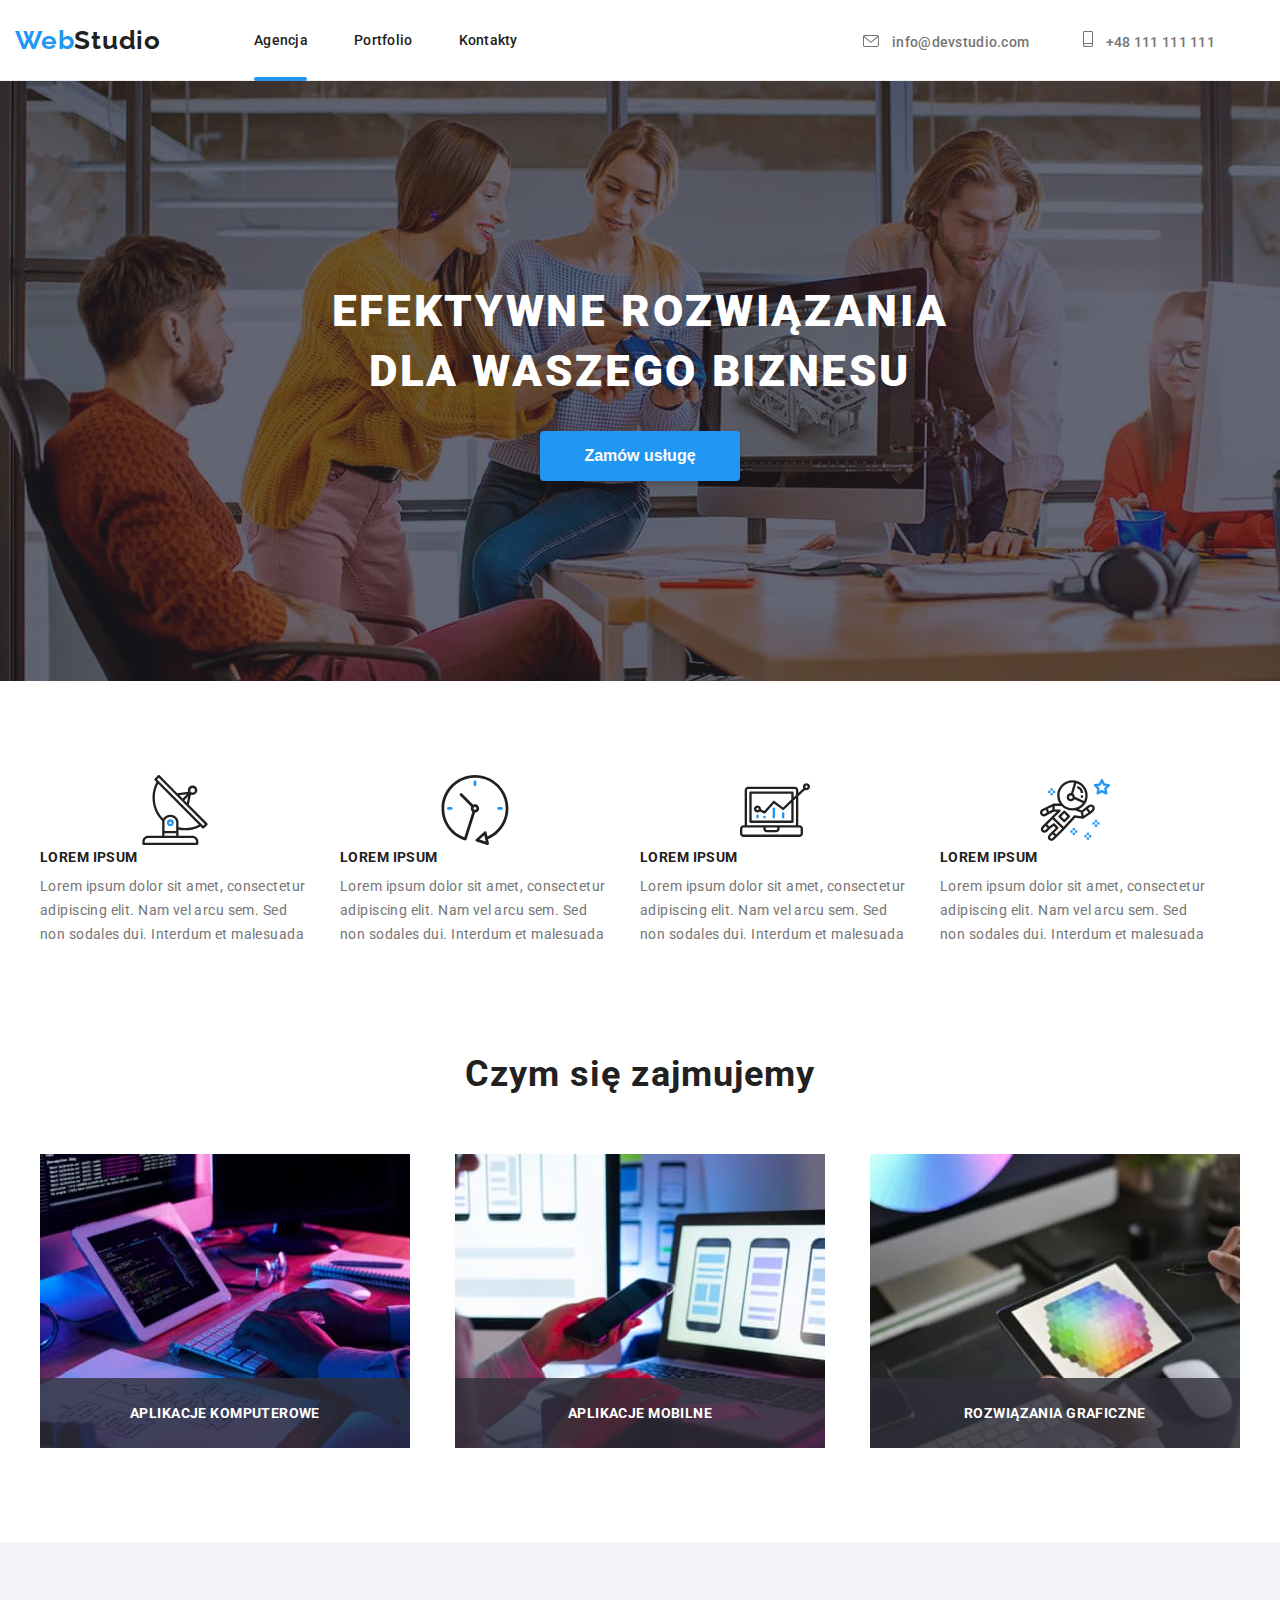
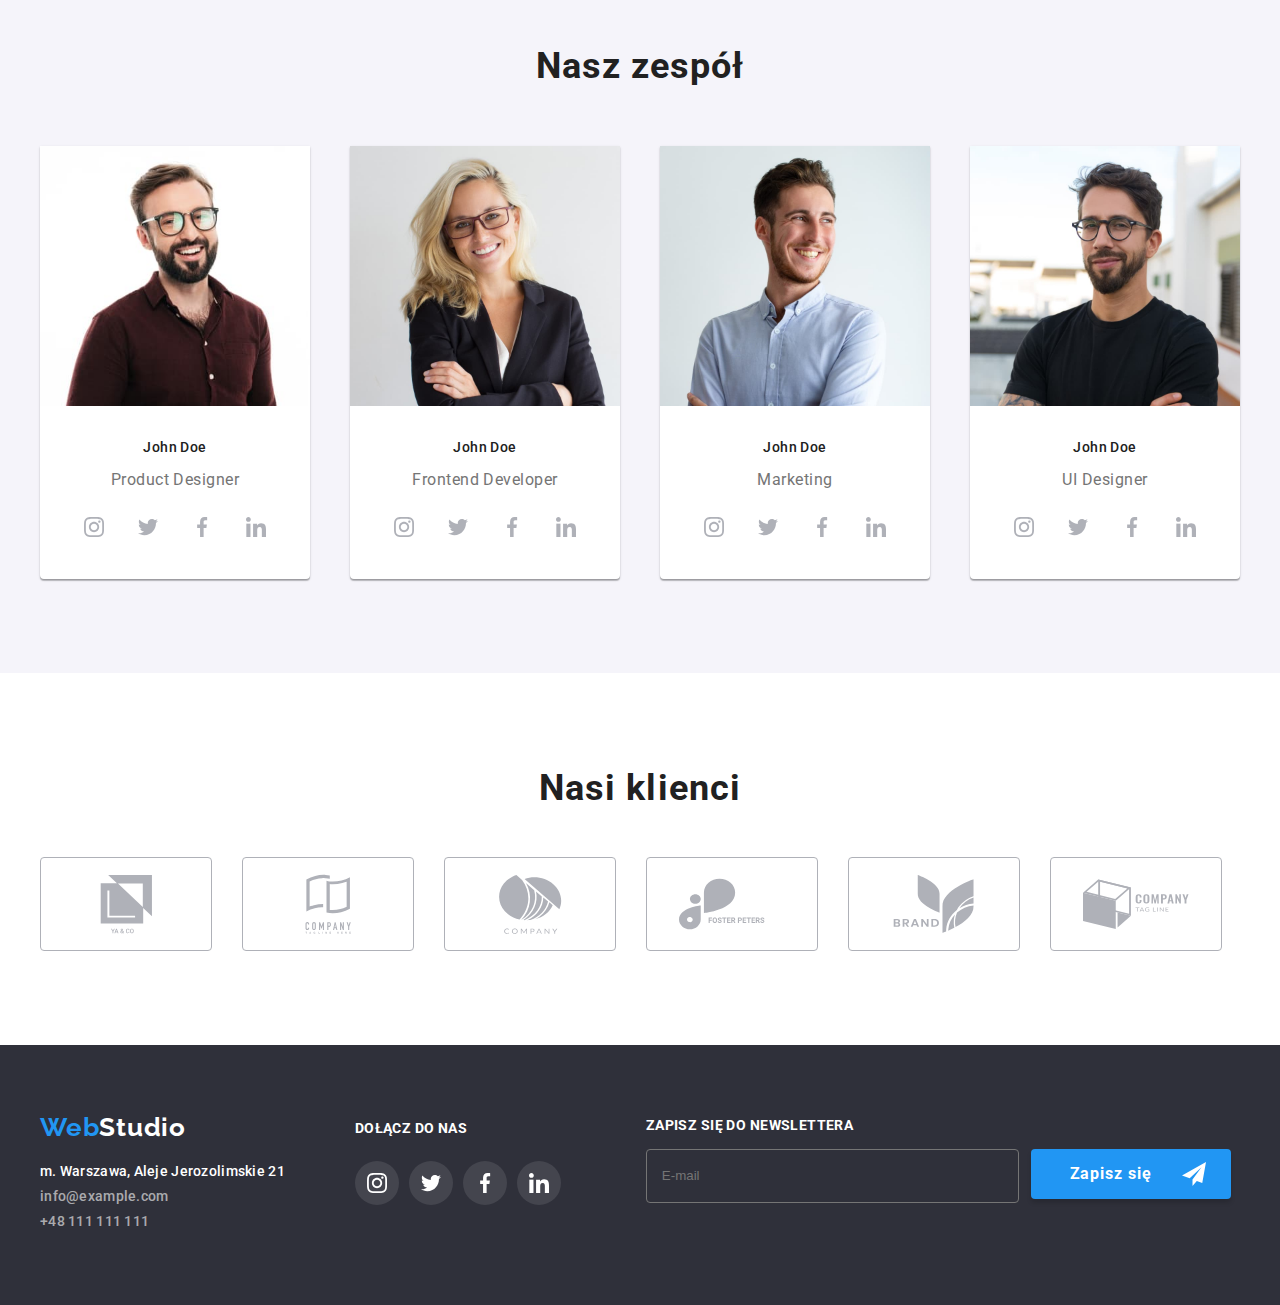
<file: index.html>
<!DOCTYPE html>
<html lang="en">
<head>
    <meta charset="UTF-8">
    <meta http-equiv="X-UA-Compatible" content="IE=edge">
    <meta name="viewport" content="width=device-width, initial-scale=1.0">
    <link rel="stylesheet" href="https://cdnjs.cloudflare.com/ajax/libs/modern-normalize/1.1.0/modern-normalize.min.css"
        integrity="sha512-wpPYUAdjBVSE4KJnH1VR1HeZfpl1ub8YT/NKx4PuQ5NmX2tKuGu6U/JRp5y+Y8XG2tV+wKQpNHVUX03MfMFn9Q=="
        crossorigin="anonymous" referrerpolicy="no-referrer" />
    <link href="css/main.min.css" rel="stylesheet" type="text/css">
    <link rel="preconnect" href="https://fonts.googleapis.com">
    <link rel="preconnect" href="https://fonts.gstatic.com" crossorigin>
    <link href="https://fonts.googleapis.com/css2?family=Raleway:wght@700&family=Roboto:wght@400;500;700;900&display=swap"
        rel="stylesheet">
    <title>Studio</title>
</head>
<body>
    <header class="header">
        <div class="container">
           <nav class="navigation">
            <a class="navigation__logo" href="./index.html">Web<span>Studio</span></a>
            <ul class="navigation__list">
                <li class="navigation__item">
                    <a class="navigation__link agency-marker" href="./index.html">Agencja</a>
                </li>
                <li class="navigation__item">
                    <a class="navigation__link" href="./portfolio.html">Portfolio</a>
                </li>
                <li class="navigation__item">
                    <a class="navigation__link" href="#">Kontakty</a>
                </li>
            </ul>
        </nav>
        <address class="address">
            <a class="address__email" href="mailto:info@devstudio.com">
                <svg class="address__icon" width="16" height="12">
                    <use href="./images/icons.svg#icon-envelope"></use>
                </svg>
                info@devstudio.com</a>
            <a class="address__phone-number" href="tel:+48111111111">
                <svg class="address__icon" width="10" height="16">
                    <use href="./images/icons.svg#icon-smartphone"></use>
                </svg>
                +48 111 111 111</a>
        </address> 
        </div>
    </header>
    <main>
        <!--  HERO  -->
        <section class="hero">
            <div class="hero__up-side container">
                <h1 class="hero__main-header">EFEKTYWNE ROZWIĄZANIA DLA WASZEGO BIZNESU</h1>
                <button class="modal-btn" type="button" data-modal-open>Zamów usługę</button>
            </div>
        </section>
        <section class="hero__lorem">
              <div class="hero__down-side container">
                <ul class="hero__list">
                <li class="hero__item">
                    <div class="hero__container-icon">
                        <svg class="hero__icon">
                            <use href="./images/icons.svg#icon-antenna"></use>
                        </svg>
                    </div>
                    <h3 class="hero__third-header third-header">LOREM IPSUM</h3>
                    <p class="hero__description description">Lorem ipsum dolor sit amet, consectetur adipiscing elit. Nam vel arcu sem. Sed non sodales dui. Interdum et malesuada</p>
                </li>
                <li class="hero__item">
                    <div class="hero__container-icon">
                        <svg class="hero__icon">
                            <use href="./images/icons.svg#icon-clock"></use>
                        </svg>
                    </div>
                    <h3 class="hero__third-header third-header">LOREM IPSUM</h3>
                    <p class="hero__description description">Lorem ipsum dolor sit amet, consectetur adipiscing elit. Nam vel arcu sem. Sed non sodales dui. Interdum et malesuada</p>
                </li>
                <li class="hero__item">
                    <div class="hero__container-icon">
                        <svg class="hero__icon">
                            <use href="./images/icons.svg#icon-diagram"></use>
                        </svg>
                    </div>
                    <h3 class="hero__third-header third-header">LOREM IPSUM</h3>
                    <p class="hero__description description">Lorem ipsum dolor sit amet, consectetur adipiscing elit. Nam vel arcu sem. Sed non sodales dui. Interdum et malesuada</p>
                </li>
                <li class="hero__item">
                    <div class="hero__container-icon">
                        <svg class="hero__icon">
                            <use href="./images/icons.svg#icon-astronaut"></use>
                        </svg>
                    </div>
                    <h3 class="hero__third-header third-header">LOREM IPSUM</h3>
                    <p class="hero__description description">Lorem ipsum dolor sit amet, consectetur adipiscing elit. Nam vel arcu sem. Sed non sodales dui. Interdum et malesuada</p>
                </li>
            </ul> 
            </div>
        </section>
        <!--  czym sie zajmujemy  -->
        <section class="about">
            <div class="about__img container">
                <h2 class="about__secound-header">Czym się zajmujemy</h2>
                <ul class="about__list">
                    <li class="about__item">
                        <img class="about__item-img"
                        src="images/main/what_we_do/computer.jpg" 
                        alt="computer" 
                        width="370" 
                        height="294"
                        >
                        <div class="about__box">
                            <p class="about__description">Aplikacje komputerowe</p>
                        </div>
                    </li>
                    <li class="about__item">
                        <img class="about__item-img"
                        src="images/main/what_we_do/mobilePhone.jpg" 
                        alt="mobilePhone" 
                        width="370" 
                        height="294"
                        >
                        <div class="about__box">
                            <p class="about__description">Aplikacje mobilne</p>
                        </div>
                    </li>
                    <li class="about__item">
                        <img class="about__item-img"
                        src="images/main/what_we_do/tablet.jpg" 
                        alt="tablet" 
                        width="370" 
                        height="294"
                        >
                        <div class="about__box">
                            <p class="about__description">Rozwiązania graficzne</p>
                        </div>
                    </li>
                </ul>
            </div>
        </section>
        <!--  Nasz zespół  -->
        <section class="team">
            <div class="team__img container">
                <h2 class="team__secound-header">Nasz zespół</h2>
                <ul class="team__list">
                    <li class="team__item">
                        <img class="team__item-img"
                        src="images/main/our_team/Product_Designer.jpg" 
                        alt="John_Doe_Product_Designer" 
                        width="270" 
                        height="260"
                        >
                        <h3 class="team__third-header third-header">John Doe</h3>
                        <p class="team__description description">Product Designer</p>
                        <div class="social-media">
                            <ul class="social-media-list">
                                <li class="social-media-item">
                                    <a href="#" class="social-media-link">
                                        <svg class="social-icon">
                                            <use href="./images/icons.svg#icon-instagram"></use>
                                        </svg>
                                    </a>
                                </li>
                                <li class="social-media-item">
                                    <a href="#" class="social-media-link">
                                        <svg class="social-icon">
                                            <use href="./images/icons.svg#icon-twitter"></use>
                                        </svg>
                                    </a>
                                </li>
                                <li class="social-media-item">
                                    <a href="#" class="social-media-link">
                                        <svg class="social-icon">
                                            <use href="./images/icons.svg#icon-facebook"></use>
                                        </svg>
                                    </a>
                                </li>
                                <li class="social-media-item">
                                    <a href="#" class="social-media-link">
                                        <svg class="social-icon">
                                            <use href="./images/icons.svg#icon-linkedin"></use>
                                        </svg>
                                    </a>
                                </li>
                            </ul>
                        </div>
                    </li>
                    <li class="team__item">
                        <img class="team__item-img"
                        src="images/main/our_team/Frontend_Developer.jpg" 
                        alt="John_Doe_Frontend_Developer"
                        width="270" 
                        height="260" 
                        >
                        <h3 class="team__third-header third-header">John Doe</h3>
                        <p class="team__description description">Frontend Developer</p>
                        <div class="social-media">
                            <ul class="social-media-list">
                                <li class="social-media-item">
                                    <a href="#" class="social-media-link">
                                        <svg class="social-icon">
                                            <use href="./images/icons.svg#icon-instagram"></use>
                                        </svg>
                                    </a>
                                </li>
                                <li class="social-media-item">
                                    <a href="#" class="social-media-link">
                                        <svg class="social-icon">
                                            <use href="./images/icons.svg#icon-twitter"></use>
                                        </svg>
                                    </a>
                                </li>
                                <li class="social-media-item">
                                    <a href="#" class="social-media-link">
                                        <svg class="social-icon">
                                            <use href="./images/icons.svg#icon-facebook"></use>
                                        </svg>
                                    </a>
                                </li>
                                <li class="social-media-item">
                                    <a href="#" class="social-media-link">
                                        <svg class="social-icon">
                                            <use href="./images/icons.svg#icon-linkedin"></use>
                                        </svg>
                                    </a>
                                </li>
                            </ul>
                        </div>
                    </li>
                    <li class="team__item">
                        <img class="team__item-img"
                        src="images/main/our_team/Marketing.jpg" 
                        alt="John_Doe_Marketing" 
                        width="270" 
                        height="260"
                        >
                        <h3 class="team__third-header third-header">John Doe</h3>
                        <p class="team__description description">Marketing</p>
                        <div class="social-media">
                            <ul class="social-media-list">
                                <li class="social-media-item">
                                    <a href="#" class="social-media-link">
                                        <svg class="social-icon">
                                            <use href="./images/icons.svg#icon-instagram"></use>
                                        </svg>
                                    </a>
                                </li>
                                <li class="social-media-item">
                                    <a href="#" class="social-media-link">
                                        <svg class="social-icon">
                                            <use href="./images/icons.svg#icon-twitter"></use>
                                        </svg>
                                    </a>
                                </li>
                                <li class="social-media-item">
                                    <a href="#" class="social-media-link">
                                        <svg class="social-icon">
                                            <use href="./images/icons.svg#icon-facebook"></use>
                                        </svg>
                                    </a>
                                </li>
                                <li class="social-media-item">
                                    <a href="#" class="social-media-link">
                                        <svg class="social-icon">
                                            <use href="./images/icons.svg#icon-linkedin"></use>
                                        </svg>
                                    </a>
                                </li>
                            </ul>
                        </div>
                    </li>
                    <li class="team__item">
                        <img class="team__item-img"
                        src="images/main/our_team/UI_Designer.jpg" 
                        alt="John_Doe_UI_Designer" 
                        width="270" 
                        height="260"
                        >
                        <h3 class="team__third-header third-header">John Doe</h3>
                        <p class="team__description description">UI Designer</p>
                        <div class="social-media">
                            <ul class="social-media-list">
                                <li class="social-media-item">
                                    <a href="#" class="social-media-link">
                                        <svg class="social-icon">
                                            <use href="./images/icons.svg#icon-instagram"></use>
                                        </svg>
                                    </a>
                                </li>
                                <li class="social-media-item">
                                    <a href="#" class="social-media-link">
                                        <svg class="social-icon">
                                            <use href="./images/icons.svg#icon-twitter"></use>
                                        </svg>
                                    </a>
                                </li>
                                <li class="social-media-item">
                                    <a href="#" class="social-media-link">
                                        <svg class="social-icon">
                                            <use href="./images/icons.svg#icon-facebook"></use>
                                        </svg>
                                    </a>
                                </li>
                                <li class="social-media-item">
                                    <a href="#" class="social-media-link">
                                        <svg class="social-icon">
                                            <use href="./images/icons.svg#icon-linkedin"></use>
                                        </svg>
                                    </a>
                                </li>
                            </ul>
                        </div>
                    </li>
                </ul>
            </div>
        </section>

      <!--  Nasi klienci   -->  

    <section class="clients">
        <div class="our-clients container">
            <h2 class="clients__title">Nasi klienci</h2>
            <ul class="clients__list">
                <li class="clients__item">
                    <svg class="clients__icon">
                        <use href="./images/icons.svg#icon-logo1"></use>
                    </svg>
                </li>
                <li class="clients__item">
                    <svg class="clients__icon">
                        <use href="./images/icons.svg#icon-logo2"></use>
                    </svg>
                </li>
                <li class="clients__item">
                    <svg class="clients__icon">
                        <use href="./images/icons.svg#icon-logo3"></use>
                    </svg>
                </li>
                <li class="clients__item">
                    <svg class="clients__icon">
                        <use href="./images/icons.svg#icon-logo4"></use>
                    </svg>
                </li>
                <li class="clients__item">
                    <svg class="clients__icon">
                        <use href="./images/icons.svg#icon-logo5"></use>
                    </svg>
                </li>
                <li class="clients__item">
                    <svg class="clients__icon">
                        <use href="./images/icons.svg#icon-logo6"></use>
                    </svg>
                </li>
            </ul>
        </div>
    </section>
    </main>
                    <!--  Footer -->

    <footer class="footer">
        <div class="footer-container container">
            <div class="left-container">
              <nav class="navigation">
               <a class="navigation__logo" href="#">Web<span id="dark-background">Studio</span></a> 
              </nav>
              <address class="address">
            <ul class="footer__list">
                <li class="footer__item">
                    <a class="footer__link-white"
                    href="https://goo.gl/maps/g1WJz3KEuRLDbhZs7" 
                    target="_blank">m. Warszawa, Aleje Jerozolimskie 21</a>
                </li>
                <li class="footer__item">
                    <a class="footer__link-grey" href="mailto:info@example.com">info@example.com</a>
                </li>
                <li class="footer__item">
                    <a class="footer__link-grey" href="tel:+48111111111">+48 111 111 111</a>
                </li>
            </ul>
              </address>  
            </div>
            <div class="footer__middle-container">
              <p class="social-media-text">DOŁĄCZ DO NAS</p>
            <ul class="social-media-list">
                <li class="social-media-item">
                    <a href="#" class="social-media-link-dark">
                        <svg class="social-icon">
                            <use href="./images/icons.svg#icon-instagram"></use>
                        </svg>
                    </a>
                </li>
                <li class="social-media-item">
                    <a href="#" class="social-media-link-dark">
                        <svg class="social-icon">
                            <use href="./images/icons.svg#icon-twitter"></use>
                        </svg>
                    </a>
                </li>
                <li class="social-media-item">
                    <a href="#" class="social-media-link-dark">
                        <svg class="social-icon">
                            <use href="./images/icons.svg#icon-facebook"></use>
                        </svg>
                    </a>
                </li>
                <li class="social-media-item">
                    <a href="#" class="social-media-link-dark">
                        <svg class="social-icon">
                            <use href="./images/icons.svg#icon-linkedin"></use>
                        </svg>
                    </a>
                </li>
            </ul>
            </div>
            <div class="footer__right-container">
                <form action="">
                    <label class="footer__heading" for="email">Zapisz się do newslettera</label>
                    <div class="newsletter">
                        <input class="newsletter__text" type="email" name="email" id="email" required placeholder="E-mail" />
                        <button class="newsletter__btn">
                            <input class="newsletter__btn-icon" type="submit" value="Zapisz się" />
                            <svg class="icon-send" width="24" height="24">
                                <use href="./images/icons.svg#icon-icon-send" width="24" height="24"></use>
                            </svg>
                        </button>
                    </div>
                </form>
            </div>
        </div>
    </footer>
    <!----------------  OKNO MODALNE  ---------->
    <div class="backdrop is-hidden" data-modal>
    <div class="modal">
        <button type="button" class="close-btn" data-modal-close>
            <svg class="modal-close-icon">
                <use href="./images/icons.svg#icon-close-btn"></use>
            </svg>
        </button>
    <form action="#" class="modal-form" method="post">
        <div class="form-wrapper">
            <h3>Zostaw swoje dane w formularzu poniżej</h3>
            <label class="form-label" for="name"><span class="label-text">Imię</span>
                <div class="label-wrapper">
                   <input class="form-input" type="text" required name="username" id="username">
                        <svg width="18" height="18">
                            <use href="./images/icons.svg#icon-person" width="18" height="18"></use>
                        </svg>
                </div>
            </label>
            <label class="form-label" for="tel"><span class="label-text">Telefon</span>
                <div class="label-wrapper">
                    <input class="form-input" type="tel" required name="tel" id="tel">
                        <svg width="18" height="18">
                            <use href="./images/icons.svg#icon-phone" width="18" height="18"></use>
                        </svg>
                </div>
            </label>
            <label class="form-label" for="email"><span class="label-text">Email</span>
                <div class="label-wrapper">
                    <input class="form-input" type="email" required name="email" id="email">
                    <svg width="18" height="18">
                        <use href="./images/icons.svg#icon-email" width="18" height="18"></use>
                    </svg>
                </div>
            </label>
            <label class="form-label" for="comment"><span class="label-text">Komentarz</span>
                <div class="label-wrapper">
                    <textarea placeholder="Wprowadź tekst" required name="comment" id="comment"></textarea>
                </div>
            </label>
            <div class="policy-wrapper">
                    <input type="checkbox" class="modal-form-policy visually-hidden" id="user-policy">
                            <label for="user-policy" class="modal-form-policy-text">
                             <span class="policy-text">Oświadczam, iż akceptuję</span>
                             <a href="#">Regulamin</a>
                             <span class="policy-text">i</span>
                             <a href="#">Politykę Prywatności.</a>
                            </label>
                    </input>   
            </div>
            <div class="modal-btn-wrapper">
                <button class="modal-btn" type="submit">Wyślij</button>
            </div>
            
        </div>
        
    </form>
    </div>
    </div>
    <script src="./js/modal.js"></script>
</body>
</html>
</file>
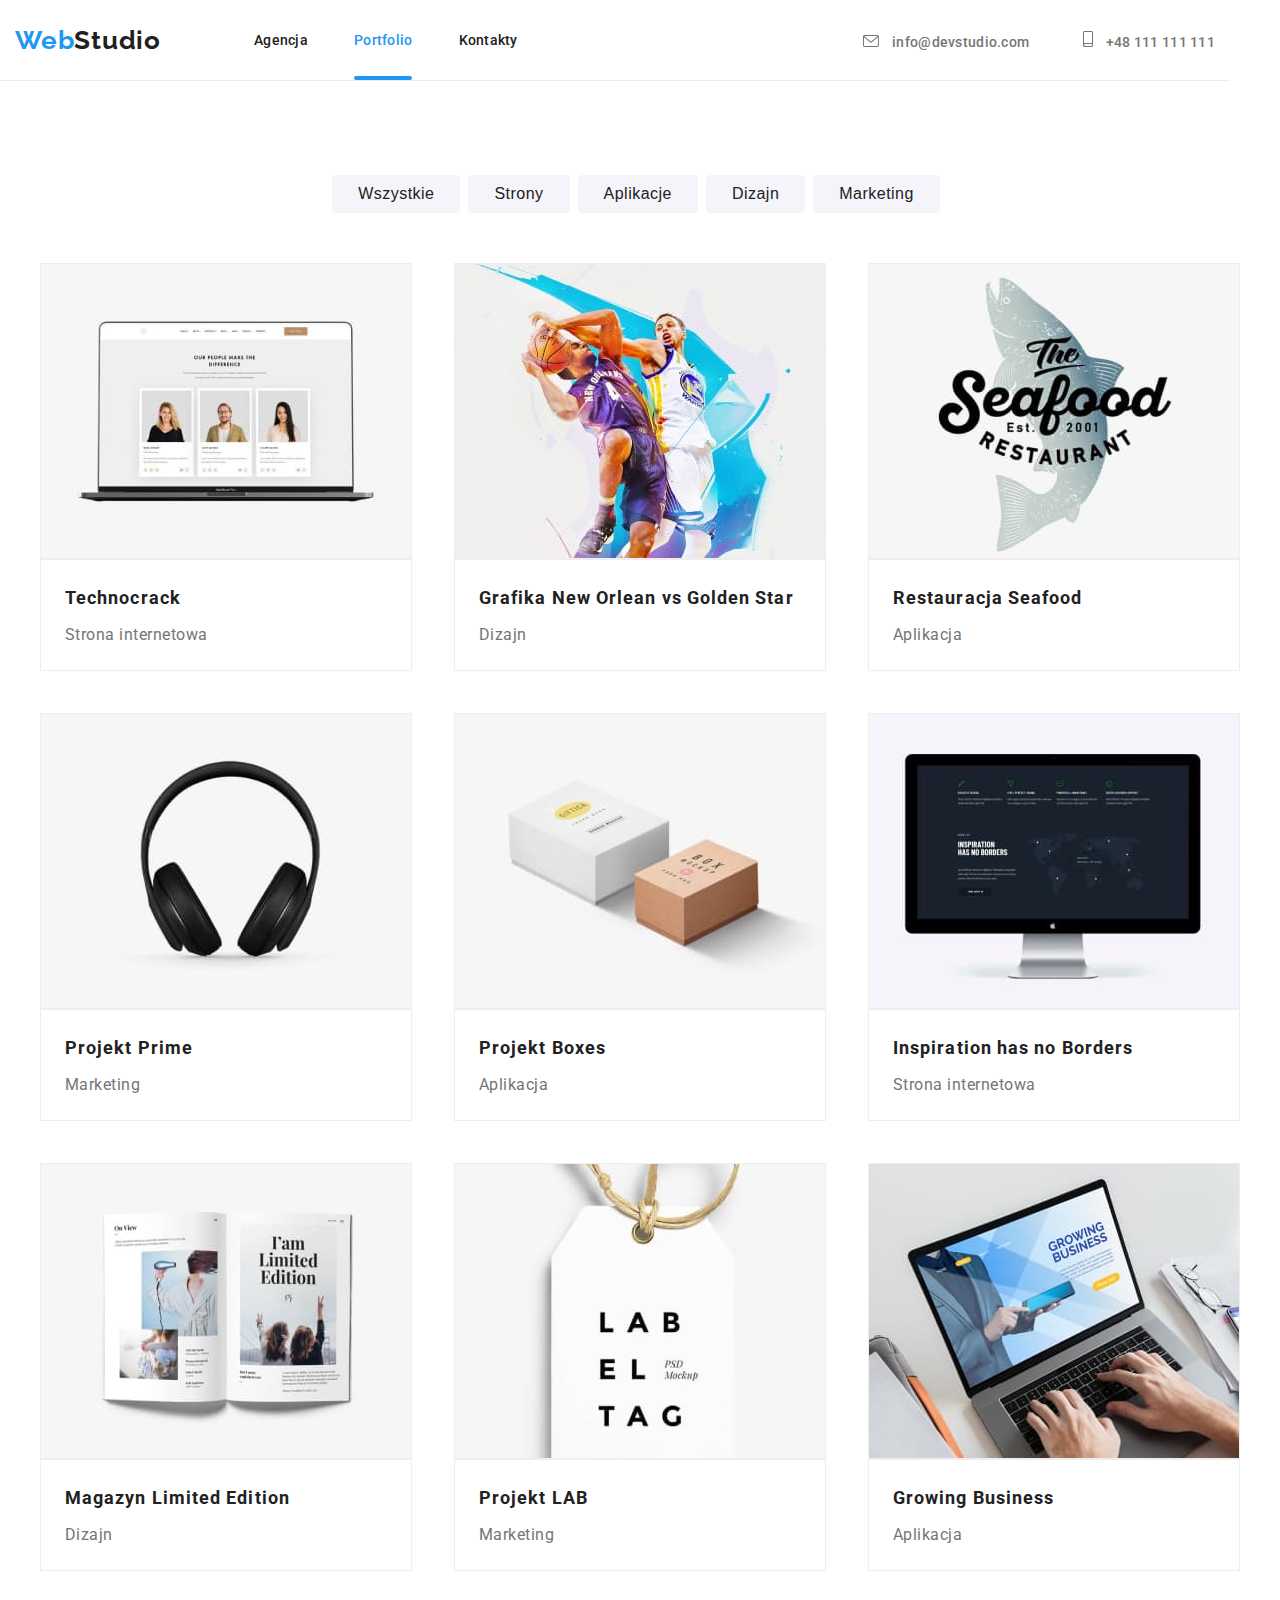
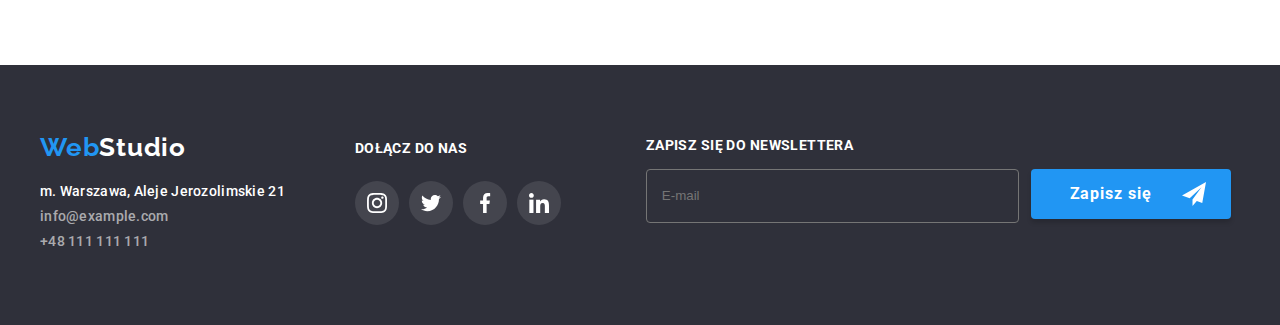
<file: portfolio.html>
<!DOCTYPE html>
<html lang="en">
<head>
    <meta charset="UTF-8">
    <meta http-equiv="X-UA-Compatible" content="IE=edge">
    <meta name="viewport" content="width=device-width, initial-scale=1.0">
    <link href="css/main.min.css" rel="stylesheet" type="text/css">
    <link rel="preconnect" href="https://fonts.googleapis.com">
    <link rel="preconnect" href="https://fonts.gstatic.com" crossorigin>
    <link href="https://fonts.googleapis.com/css2?family=Raleway:wght@700&family=Roboto:wght@400;500;700;900&display=swap"
        rel="stylesheet">
    <title>Portfolio</title>
</head>
<body>
<header class="header">
    <div class="container">
      <nav class="navigation">
        <a class="navigation__logo" href="./index.html">Web<span>Studio</span></a>
        <ul class="navigation__list">
            <li class="navigation__item" >
                <a class="navigation__link" href="./index.html">Agencja</a>
            </li>
            <li class="navigation__item">
                <a class="navigation__link portfolio-marker" href="#"><span>Portfolio</span></a>
            </li>
            <li class="navigation__item">
                <a class="navigation__link" href="#">Kontakty</a>
            </li>
        </ul>
    </nav>
    <address class="address">
        <a class="address__email" href="mailto:info@devstudio.com">
            <svg class="address__icon" width="16" height="12">
                <use href="./images/icons.svg#icon-envelope"></use>
            </svg>
            info@devstudio.com</a>
        <a class="address__phone-number" href="tel:+48111111111">
            <svg class="address__icon" width="10" height="16">
                <use href="./images/icons.svg#icon-smartphone"></use>
            </svg>
            +48 111 111 111</a>
    </address>  
    </div>
    
</header>
<main>
    <section class="portfolio-filter">
        <div class="filter container">
            <ul class="filter__list">
                <li class="filter__item">
                    <button class="filter__btn" type="button"><span class="span-btn">Wszystkie</span></button>
                </li>
                <li class="filter__item">
                    <button class="filter__btn" type="button"><span class="span-btn">Strony</span></button>
                </li>
                <li class="filter__item">
                    <button class="filter__btn" type="button"><span class="span-btn">Aplikacje</span></button>
                </li>
                <li class="filter__item">
                    <button class="filter__btn" type="button"><span class="span-btn">Dizajn</span></button>
                </li>
                <li class="filter__item">
                    <button class="filter__btn" type="button"><span class="span-btn">Marketing</span></button>
                </li>
            </ul>
        </div>
    </section>
    <section class="choice">
      <div class="portfolio-choice container">
        <ul class="portfolio-list">
            <li class="portfolio-list-item">
                <figure class="portfolio-figure">
                    <img 
                        class="portfolio-list-img" 
                        src="images/portfolio/technocrack.jpg" 
                        alt="Technocrack"
                        width="370"
                        height="294"
                    >
                    <div class="overlay">
                        <p class="overlay-description">
                            Technocrack jest popularną platformą wykorzystywaną do
                            rozpowszechniania koronawirusa. Firmy wykorzystują tę
                            platformę do celów szpiegowskich i ataków na
                            niezabezpieczone serwery konkurencji
                        </p>
                    </div>
                </figure>    
                    <figcaption class="fig-description">
                        <h3>Technocrack</h3>
                        <p>Strona internetowa</p>
                    </figcaption>
                
            </li>
            <li class="portfolio-list-item">
                <figure class="portfolio-figure">
                    <img 
                        class="portfolio-list-img" 
                        src="images/portfolio/grafika_new_orlean.jpg" 
                        alt="Grafika New Orlean vs Golden Star" 
                        width="370" 
                        height="294"
                    > 
                    <div class="overlay">
                        <p class="overlay-description">
                            Technocrack jest popularną platformą wykorzystywaną do
                            rozpowszechniania koronawirusa. Firmy wykorzystują tę
                            platformę do celów szpiegowskich i ataków na
                            niezabezpieczone serwery konkurencji
                        </p>
                    </div>
                </figure>    
                    <figcaption class="fig-description">
                        <h3>Grafika New Orlean vs Golden Star</h3>
                        <p>Dizajn</p>
                    </figcaption>
                
            </li>
            <li class="portfolio-list-item">
                <figure class="portfolio-figure">
                    <img 
                        class="portfolio-list-img" 
                        src="images/portfolio/restauracja.jpg" 
                        alt="Restauracja Seafood" 
                        width="370" 
                        height="294"
                    >
                    <div class="overlay">
                        <p class="overlay-description">
                            Technocrack jest popularną platformą wykorzystywaną do
                            rozpowszechniania koronawirusa. Firmy wykorzystują tę
                            platformę do celów szpiegowskich i ataków na
                            niezabezpieczone serwery konkurencji
                        </p>
                    </div>
                </figure>    
                    <figcaption class="fig-description">
                        <h3>Restauracja Seafood</h3>
                        <p>Aplikacja</p>
                    </figcaption>
                
            </li>
            <li class="portfolio-list-item">
                <figure class="portfolio-figure">
                    <img 
                        class="portfolio-list-img" 
                        src="images/portfolio/projekt_prime.jpg" 
                        alt="Projekt Prime" 
                        width="370" 
                        height="294"
                    >
                    <div class="overlay">
                        <p class="overlay-description">
                            Technocrack jest popularną platformą wykorzystywaną do
                            rozpowszechniania koronawirusa. Firmy wykorzystują tę
                            platformę do celów szpiegowskich i ataków na
                            niezabezpieczone serwery konkurencji
                        </p>
                    </div>
                </figure>    
                    <figcaption class="fig-description">
                        <h3>Projekt Prime</h3>
                        <p>Marketing</p>
                    </figcaption>
                
            </li>
            <li class="portfolio-list-item">
                <figure class="portfolio-figure">
                    <img 
                        class="portfolio-list-img" 
                        src="images/portfolio/projekt_boxes.jpg" 
                        alt="Projekt Boxes" 
                        width="370" 
                        height="294"
                    >
                    <div class="overlay">
                        <p class="overlay-description">
                            Technocrack jest popularną platformą wykorzystywaną do
                            rozpowszechniania koronawirusa. Firmy wykorzystują tę
                            platformę do celów szpiegowskich i ataków na
                            niezabezpieczone serwery konkurencji
                        </p>
                    </div>
                </figure>    
                    <figcaption class="fig-description">
                        <h3>Projekt Boxes</h3>
                        <p>Aplikacja</p>
                    </figcaption>
                
            </li>
            <li class="portfolio-list-item">
                <figure class="portfolio-figure">
                    <img 
                        class="portfolio-list-img" 
                        src="images/portfolio/inspiration.jpg" 
                        alt="Inspiration has no Borders" 
                        width="370" 
                        height="294"
                    >
                    <div class="overlay">
                        <p class="overlay-description">
                            Technocrack jest popularną platformą wykorzystywaną do
                            rozpowszechniania koronawirusa. Firmy wykorzystują tę
                            platformę do celów szpiegowskich i ataków na
                            niezabezpieczone serwery konkurencji
                        </p>
                    </div>
                </figure>    
                    <figcaption class="fig-description">
                        <h3>Inspiration has no Borders</h3>
                        <p>Strona internetowa</p>
                    </figcaption>
                
            </li>
            <li class="portfolio-list-item">
                <figure class="portfolio-figure">
                    <img 
                        class="portfolio-list-img" 
                        src="images/portfolio/magazyn.jpg" 
                        alt="Magazyn Limited Edition" 
                        width="370" 
                        height="294"
                    >
                    <div class="overlay">
                        <p class="overlay-description">
                            Technocrack jest popularną platformą wykorzystywaną do
                            rozpowszechniania koronawirusa. Firmy wykorzystują tę
                            platformę do celów szpiegowskich i ataków na
                            niezabezpieczone serwery konkurencji
                        </p>
                    </div>
                </figure>    
                    <figcaption class="fig-description">
                        <h3>Magazyn Limited Edition</h3>
                        <p>Dizajn</p>
                    </figcaption>
                
            </li>
            <li class="portfolio-list-item">
                <figure class="portfolio-figure">
                    <img 
                        class="portfolio-list-img" 
                        src="images/portfolio/projekt_lab.jpg" 
                        alt="Projekt LAB" 
                        width="370" 
                        height="294"
                    >
                    <div class="overlay">
                        <p class="overlay-description">
                            Technocrack jest popularną platformą wykorzystywaną do
                            rozpowszechniania koronawirusa. Firmy wykorzystują tę
                            platformę do celów szpiegowskich i ataków na
                            niezabezpieczone serwery konkurencji
                        </p>
                    </div>
                </figure>    
                    <figcaption class="fig-description">
                        <h3>Projekt LAB</h3>
                        <p>Marketing</p>
                    </figcaption>
                
            </li>
            <li class="portfolio-list-item">
                <figure class="portfolio-figure">
                    <img 
                        class="portfolio-list-img" 
                        src="images/portfolio/growing_business.jpg" 
                        alt="Growing Business" 
                        width="370" 
                        height="294"
                    >
                    <div class="overlay">
                        <p class="overlay-description">
                            Technocrack jest popularną platformą wykorzystywaną do
                            rozpowszechniania koronawirusa. Firmy wykorzystują tę
                            platformę do celów szpiegowskich i ataków na
                            niezabezpieczone serwery konkurencji
                        </p>
                    </div>
                </figure>    
                    <figcaption class="fig-description">
                        <h3>Growing Business</h3>
                        <p>Aplikacja</p>
                    </figcaption>
                
            </li>
        </ul>
    </div>  
    </section>
</main>
                    <!--  Footer -->
                    
                    <footer class="footer">
                        <div class="footer-container container">
                            <div class="left-container">
                              <nav class="navigation">
                               <a class="navigation__logo" href="#">Web<span id="dark-background">Studio</span></a> 
                              </nav>
                              <address class="address">
                            <ul class="footer__list">
                                <li class="footer__item">
                                    <a class="footer__link-white"
                                    href="https://goo.gl/maps/g1WJz3KEuRLDbhZs7" 
                                    target="_blank">m. Warszawa, Aleje Jerozolimskie 21</a>
                                </li>
                                <li class="footer__item">
                                    <a class="footer__link-grey" href="mailto:info@example.com">info@example.com</a>
                                </li>
                                <li class="footer__item">
                                    <a class="footer__link-grey" href="tel:+48111111111">+48 111 111 111</a>
                                </li>
                            </ul>
                              </address>  
                            </div>
                            <div class="footer__middle-container">
                              <p class="social-media-text">DOŁĄCZ DO NAS</p>
                            <ul class="social-media-list">
                                <li class="social-media-item">
                                    <a href="#" class="social-media-link-dark">
                                        <svg class="social-icon">
                                            <use href="./images/icons.svg#icon-instagram"></use>
                                        </svg>
                                    </a>
                                </li>
                                <li class="social-media-item">
                                    <a href="#" class="social-media-link-dark">
                                        <svg class="social-icon">
                                            <use href="./images/icons.svg#icon-twitter"></use>
                                        </svg>
                                    </a>
                                </li>
                                <li class="social-media-item">
                                    <a href="#" class="social-media-link-dark">
                                        <svg class="social-icon">
                                            <use href="./images/icons.svg#icon-facebook"></use>
                                        </svg>
                                    </a>
                                </li>
                                <li class="social-media-item">
                                    <a href="#" class="social-media-link-dark">
                                        <svg class="social-icon">
                                            <use href="./images/icons.svg#icon-linkedin"></use>
                                        </svg>
                                    </a>
                                </li>
                            </ul>
                            </div>
                            <div class="footer__right-container">
                                <form action="">
                                    <label class="footer__heading" for="email">Zapisz się do newslettera</label>
                                    <div class="newsletter">
                                        <input class="newsletter__text" type="email" name="email" id="email" required placeholder="E-mail" />
                                        <button class="newsletter__btn">
                                            <input class="newsletter__btn-icon" type="submit" value="Zapisz się" />
                                            <svg class="icon-send" width="24" height="24">
                                                <use href="./images/icons.svg#icon-icon-send" width="24" height="24"></use>
                                            </svg>
                                        </button>
                                    </div>
                                </form>
                            </div>
                        </div>
                    </footer>
                    </body>
                    
                    </html>
</file>
<file: css/main.min.css>
.visually-hidden{position:absolute !important;clip:rect(1px 1px 1px 1px);clip:rect(1px 1px 1px 1px);padding:0 !important;border:0 !important;width:1px !important;height:1px !important;overflow:hidden}body,h1,h2,h3,h4,h5,h6,p,ul{text-align:center;margin:0;padding:0}body{box-sizing:border-box;font-family:"Roboto",sans-serif}img{display:block}.container{width:1200px;padding:0 15px;align-items:center;margin:0 auto}.backdrop{position:fixed;top:0;left:0;height:100vh;width:100vw;background:rgba(1,19,1,0.5);transition:750ms cubic-bezier(0.4, 0, 0.2, 1)}.is-hidden{visibility:hidden;opacity:0;pointer-events:none;transform:scale(0.1)}.modal{position:absolute;width:528px;min-height:581px;left:50%;top:50%;padding:40px;transform:translate(-50%, -50%);background:#ffffff;box-shadow:0px 1px 3px rgba(0,0,0,0.12),0px 1px 1px rgba(0,0,0,0.14),0px 2px 1px rgba(0,0,0,0.2);border-radius:4px}.modal-close-icon{width:11px;height:11px;display:block;position:absolute;top:50%;left:50%;transform:translate(-50%, -50%)}.modal-close-icon:hover,.modal-close-icon:focus{fill:#2196f3}.close-btn{position:absolute;width:30px;height:30px;border-radius:50%;background-color:transparent;border:1px solid rgba(0,0,0,0.1);top:8px;right:8px;cursor:pointer}.close-btn:hover,.close-btn:focus{fill:#2196f3}.modal-form{display:flex;align-items:center;justify-content:center;width:100%;flex-direction:column}.modal-form-policy:checked+.modal-form-policy-text::before{background-color:#2196f3;background-image:url("../images/check.svg");background-repeat:no-repeat;background-size:contain;background-position:50% 50%;outline:1px solid #2196f3;transition:250ms cubic-bezier(0.4, 0, 0.2, 1)}.form-wrapper{padding:0px;width:100%;display:flex;flex-direction:column}.form-wrapper h3{text-align:center;padding-bottom:12px}.label-text,.policy-text{color:#757575}.form-label textarea{color:rgba(117,117,117,0.5);padding:12px 16px;resize:none;height:120px;width:100%;margin-top:4px;margin-bottom:20px}.form-label{padding-bottom:4px;color:rgba(117,117,117,0.5);font-size:12px;line-height:14px;letter-spacing:0.01em;text-align:left}.form-input{height:40px;width:100%;padding-left:42px}.label-wrapper{display:flex;align-items:center;margin-top:4px}.label-wrapper svg{position:absolute;fill:#2f303a;margin-left:12px;transition:fill 250ms cubic-bezier(0.4, 0, 0.2, 1)}.label-wrapper input{border-radius:4px;outline:none;border:1px solid rgba(33,33,33,0.2);transition:border 250ms cubic-bezier(0.4, 0, 0.2, 1)}.label-wrapper input:focus{border:1px solid #2196f3}.form-label textarea{border-radius:4px;outline:none;border:1px solid rgba(33,33,33,0.2);transition:border 250ms cubic-bezier(0.4, 0, 0.2, 1)}.form-label textarea:focus{border:1px solid #2196f3}.label-wrapper input:focus+svg{fill:#2196f3}.policy-wrapper{display:flex}.modal-form-policy{cursor:pointer;display:flex}.modal-form-policy a{text-decoration:underline;color:#2196f3}.modal-form-policy a:hover{opacity:0.8}.modal-form-policy a:focus{opacity:0.8}.modal-form-policy input{position:absolute;opacity:0;cursor:pointer;height:0;width:0}.modal-form-policy-text{text-align:center}.modal-form-policy-text::before{content:"";display:inline-block;width:16px;height:16px;margin-right:7px;outline:1px solid #000;border-radius:2px}.policy-text{font-family:Roboto;font-style:normal;font-weight:normal;font-size:14px;line-height:1.714;letter-spacing:0.03em}.policy-text+a{font-family:Roboto;font-style:normal;font-weight:normal;font-size:14px;line-height:1.714;letter-spacing:0.03em;color:#2196f3;text-decoration:underline}.modal-btn-wrapper{display:flex;align-items:center;justify-content:center}.navigation__logo{font-family:"Raleway",sans-serif;font-weight:bold;font-size:26px;margin-right:93px;text-decoration:none;line-height:1.192;letter-spacing:0.03em;color:#2196f3}.navigation__logo span{color:#212121}.modal-btn{width:200px;height:50px;font-style:normal;font-weight:700;font-size:16px;line-height:1.875;background-color:#2196f3;margin-top:30px;color:#ffffff;border-radius:4px;box-shadow:0px 4px 4px rgba(0,0,0,0.15);border:none;cursor:pointer}.address,.navigation__list{font-style:normal;font-weight:500;font-size:14px;line-height:1.143;letter-spacing:0.02em}.navigation{display:flex}.navigation__list{list-style:none;display:flex;align-items:center}.navigation__item{position:relative}.description{font-weight:400;letter-spacing:0.03em;color:#757575}.third-header{letter-spacing:0.03em;text-transform:uppercase;color:#212121}.social-media{width:206px;margin:16px 32px 30px}.social-media-list{display:flex;list-style:none;align-items:center;justify-content:space-between}.social-media-link{display:flex;width:44px;height:44px;background-color:#ffffff;transition:fill 250ms,background-color 250ms cubic-bezier(0.4, 0, 0.2, 1);border-radius:50%;fill:#afb1b8;align-items:center;justify-content:center}.social-media-link:hover{fill:#ffffff;background-color:#2196f3}.social-media-link:focus{fill:#ffffff;background-color:#2196f3}.social-icon{width:20px;height:20px}.social-icon:hover{fill:#ffffff}.social-icon:focus{fill:#ffffff}.social-media-text{font-family:"Roboto",sans-serif;text-align:left;color:#ffffff;font-weight:700;font-size:14px;padding-bottom:20px}.social-media-link-dark{display:flex;width:44px;height:44px;background-color:rgba(255,255,255,0.1);transition:background-color 250ms cubic-bezier(0.4, 0, 0.2, 1);border-radius:50%;fill:#ffffff;align-items:center;justify-content:center}.social-media-link-dark:hover{fill:#ffffff;background-color:#2196f3}.social-media-link-dark:focus{fill:#ffffff;background-color:#2196f3}.footer{height:auto;font-size:14px;line-height:1.714;letter-spacing:0.03em;background-color:#2f303a}.footer__list{display:flex;flex-direction:column;margin-top:20px;text-align:start;list-style:none}.footer__item{margin-bottom:9px}.footer__link-white{text-decoration:none;color:#ffffff}.footer__link-grey{text-decoration:none;color:rgba(255,255,255,0.6)}.footer-container{display:flex;align-items:center}.footer__middle-container{display:flex;flex-direction:column;width:206px;margin-left:70px;margin-top:72px;margin-bottom:100px}.footer__right-container{margin-left:70px}.footer__heading{display:flex;margin-left:15px;color:#fff;font-size:14px;font-weight:bold;line-height:1rem;letter-spacing:0.03em;text-transform:uppercase;cursor:text}.newsletter{display:flex;padding-top:16px;padding-bottom:30px;margin-left:px;gap:12px}.newsletter__text{margin-left:15px;padding-left:15px;border:1px solid #757575;color:#757575;background-color:transparent;border-radius:4px;width:354px;height:50px;transition:color 250ms cubic-bezier(0.4, 0, 0.2, 1),border 250ms cubic-bezier(0.4, 0, 0.2, 1)}.newsletter__text:focus{color:#2196f3;border:1px solid #2196f3;outline:none}.newsletter__btn{display:flex;width:200px;height:50px;padding:10px 20px 10px 28px;flex-direction:row;align-items:center;justify-content:center;background-color:#2196f3;border:0;border-radius:4px;box-shadow:0px 4px 4px rgba(0,0,0,0.15);cursor:pointer;gap:24px}.newsletter__btn-icon{color:#fff;font-size:16px;font-family:"Roboto",sans-serif;line-height:1.875rem;font-weight:bold;letter-spacing:0.06em;background-color:transparent;border:0;cursor:pointer}.header{border-bottom:1px solid #ececec}.header .container{display:flex;align-items:center;height:80px}.agency-marker::after{content:"";display:inline-block;position:absolute;width:53px;height:4px;background-color:#2196f3;border-radius:2px;top:45px;left:0}.portfolio-marker::after{content:"";display:inline-block;position:absolute;width:58px;height:4px;background-color:#2196f3;border-radius:2px;top:44px;left:0}.navigation__item:not(:last-child){margin-right:46px}.navigation__link{text-decoration:none;color:#212121;transition:color 250ms cubic-bezier(0.4, 0, 0.2, 1)}.navigation__link span{color:#2196f3}.navigation__link:hover{color:#2196f3}.navigation__link:focus{color:#2196f3}#dark-background{color:#ffffff}.address__email{text-decoration:none;color:#757575;transition:color 250ms cubic-bezier(0.4, 0, 0.2, 1)}.address__email:hover{color:#2196f3}.address__email:focus{color:#2196f3}.address__phone-number{text-decoration:none;color:#757575;transition:color 250ms cubic-bezier(0.4, 0, 0.2, 1)}.address__phone-number:hover{color:#2196f3}.address__phone-number:focus{color:#2196f3}.header,.address{margin-left:auto}.header,.address__email{margin-right:50px}.address__icon{fill:currentColor;margin-right:10px}.address{font-style:normal;color:#757575}.hero{background-image:linear-gradient(rgba(47,48,58,0.4), rgba(47,48,58,0.4)),url("../images/bg_section_hero.jpg");background-size:cover}.hero__up-side{display:flex;flex-direction:column;align-items:center;justify-content:center;height:600px}.hero__main-header{width:696px;height:120px;font-weight:900;font-size:44px;text-transform:uppercase;line-height:1.364;text-align:center;letter-spacing:0.06em;color:#ffffff}.hero__third-header{width:270px;height:16px;font-weight:700;font-size:14px;margin-bottom:10px;line-height:1.143;text-align:left}.hero__list{list-style:none;display:flex;margin-top:94px}.hero__item:first-child{margin-right:30px}.hero__item:nth-child(2){margin-right:30px}.hero__item:nth-child(3){margin-right:30px}.Hero__container-icon{display:flex;width:270px;height:120px;margin-bottom:30px;background-color:#f5f4fa;border-radius:4px;align-items:center;justify-content:center}.hero__icon{width:70px;height:70px;align-items:center}.hero__description{width:270px;height:75px;font-size:14px;line-height:1.714;text-align:start}.about{margin-top:94px}.about__secound-header{font-weight:700;font-size:36px;margin-bottom:50px;line-height:1.667;text-align:center;letter-spacing:0.03em;color:#212121}.about__list{display:flex;list-style:none;justify-content:space-between}.about__item{position:relative}.about__box{position:absolute;width:100%;height:70px;bottom:0;background-color:rgba(47,48,58,0.8)}.about__description{position:absolute;top:50%;left:50%;transform:translate(-50%, -50%);width:100%;font-weight:bold;font-size:14px;line-height:1.143;letter-spacing:0.03em;text-transform:uppercase;color:#ffffff}.team{background-color:#f5f4fa;margin-top:94px;padding-bottom:94px}.team__secound-header{padding-top:94px;margin-bottom:50px;font-weight:700;font-size:36px;line-height:1.667;text-align:center;letter-spacing:0.03em;color:#212121}.team__list{display:flex;justify-content:space-between;list-style:none}.team__item{background-color:#ffffff;box-shadow:0px 1px 3px rgba(0,0,0,0.12),0px 1px 1px rgba(0,0,0,0.14),0px 2px 1px rgba(0,0,0,0.2);border-radius:0px 0px 4px 4px}.team__third-header{padding-top:30px;padding-bottom:10px;font-weight:500;font-size:14px;line-height:1.714;background-color:#ffffff;text-transform:none}.team__description{font-size:16px;line-height:1.187;background-color:#ffffff;text-transform:none}.clients{padding-top:94px;padding-bottom:94px}.clients__title{font-family:"Roboto",sans-serif;font-style:normal;font-weight:700;font-size:36px;line-height:1.167;margin-bottom:48px;text-align:center;letter-spacing:0.03em;color:#212121}.clients__list{display:flex;align-items:center}.clients__item{display:flex;width:170px;height:92px;background-color:#ffffff;border:1px solid #afb1b8;fill:#afb1b8;transition:fill 250ms cubic-bezier(0.4, 0, 0.2, 1);align-items:center;justify-content:center;border-radius:4px}.clients__item:focus{fill:#2196f3;border:1px solid #2196f3;cursor:pointer}.clients__item:hover{fill:#2196f3;border:1px solid #2196f3;cursor:pointer}.clients__item:not(:last-child){margin-right:30px}.clients__icon{display:flex;width:106px;height:60px}.filter__btn{height:38px;margin-right:8px;font-weight:500;font-size:16px;line-height:1.625;letter-spacing:0.03em;color:#212121;background-color:#f5f4fa;transition:background-color 250ms,color 250ms cubic-bezier(0.4, 0, 0.2, 1);border-radius:4px;border:none;cursor:pointer}.filter__btn:hover,.filter__btn:focus{color:#ffffff;background-color:#2196f3;box-shadow:0px 3px 1px rgba(0,0,0,0.1),0px 1px 2px rgba(0,0,0,0.08),0px 2px 2px rgba(0,0,0,0.12)}.span-btn{padding:0px 20px}.filter__list{display:flex;justify-content:center;margin-top:94px}.filter__item{list-style:none}.choice{margin-top:50px}.overlay{position:absolute;top:0;left:0;width:100%;height:100%;background:rgba(33,150,243,0.9);transform:translateY(101%);transition:transform 250ms cubic-bezier(0.4, 0, 0.2, 1)}.overlay-description{position:absolute;font-size:18px;line-height:1.556;letter-spacing:0.03em;color:#ffffff;text-align:left;top:49px;left:24px;width:301px;margin:0}.fig-description{background:#ffffff;border:1px solid #eeeeee}.fig-description h3{width:322px;height:36px;margin:20px 24px 4px 24px;font-weight:700;font-size:18px;line-height:2;text-align:left;letter-spacing:0.06em;color:#212121}.fig-description p{width:322px;height:30px;margin:0px 24px 20px 24px;font-weight:normal;font-size:16px;line-height:1.875;text-align:left;letter-spacing:0.03em;color:#757575}.portfolio-list{display:flex;flex-wrap:wrap;list-style:none}.portfolio-list-item{transition:box-shadow 250ms cubic-bezier(0.4, 0, 0.2, 1)}.portfolio-list-item:hover{box-shadow:0px 1px 1px rgba(0,0,0,0.12),0px 4px 4px rgba(0,0,0,0.06),1px 4px 6px rgba(0,0,0,0.16);cursor:pointer}.portfolio-list-item:hover .overlay{transform:translateY(0)}.portfolio-list-item:first-child,.portfolio-list-item:nth-child(2),.portfolio-list-item:nth-child(4),.portfolio-list-item:nth-child(5),.portfolio-list-item:nth-child(7),.portfolio-list-item:nth-child(8){margin-right:42px}.portfolio-list-item:first-child,.portfolio-list-item:nth-child(2),.portfolio-list-item:nth-child(3),.portfolio-list-item:nth-child(4),.portfolio-list-item:nth-child(5),.portfolio-list-item:nth-child(6){margin-bottom:42px}.portfolio-list-item:nth-child(7),.portfolio-list-item:nth-child(8),.portfolio-list-item:last-child{margin-bottom:94px}.portfolio-figure{position:relative;overflow:hidden;top:0%;left:0%;margin:0px;background:#ffffff;border:1px solid #eeeeee}
/*# sourceMappingURL=main.min.css.map */
</file>
